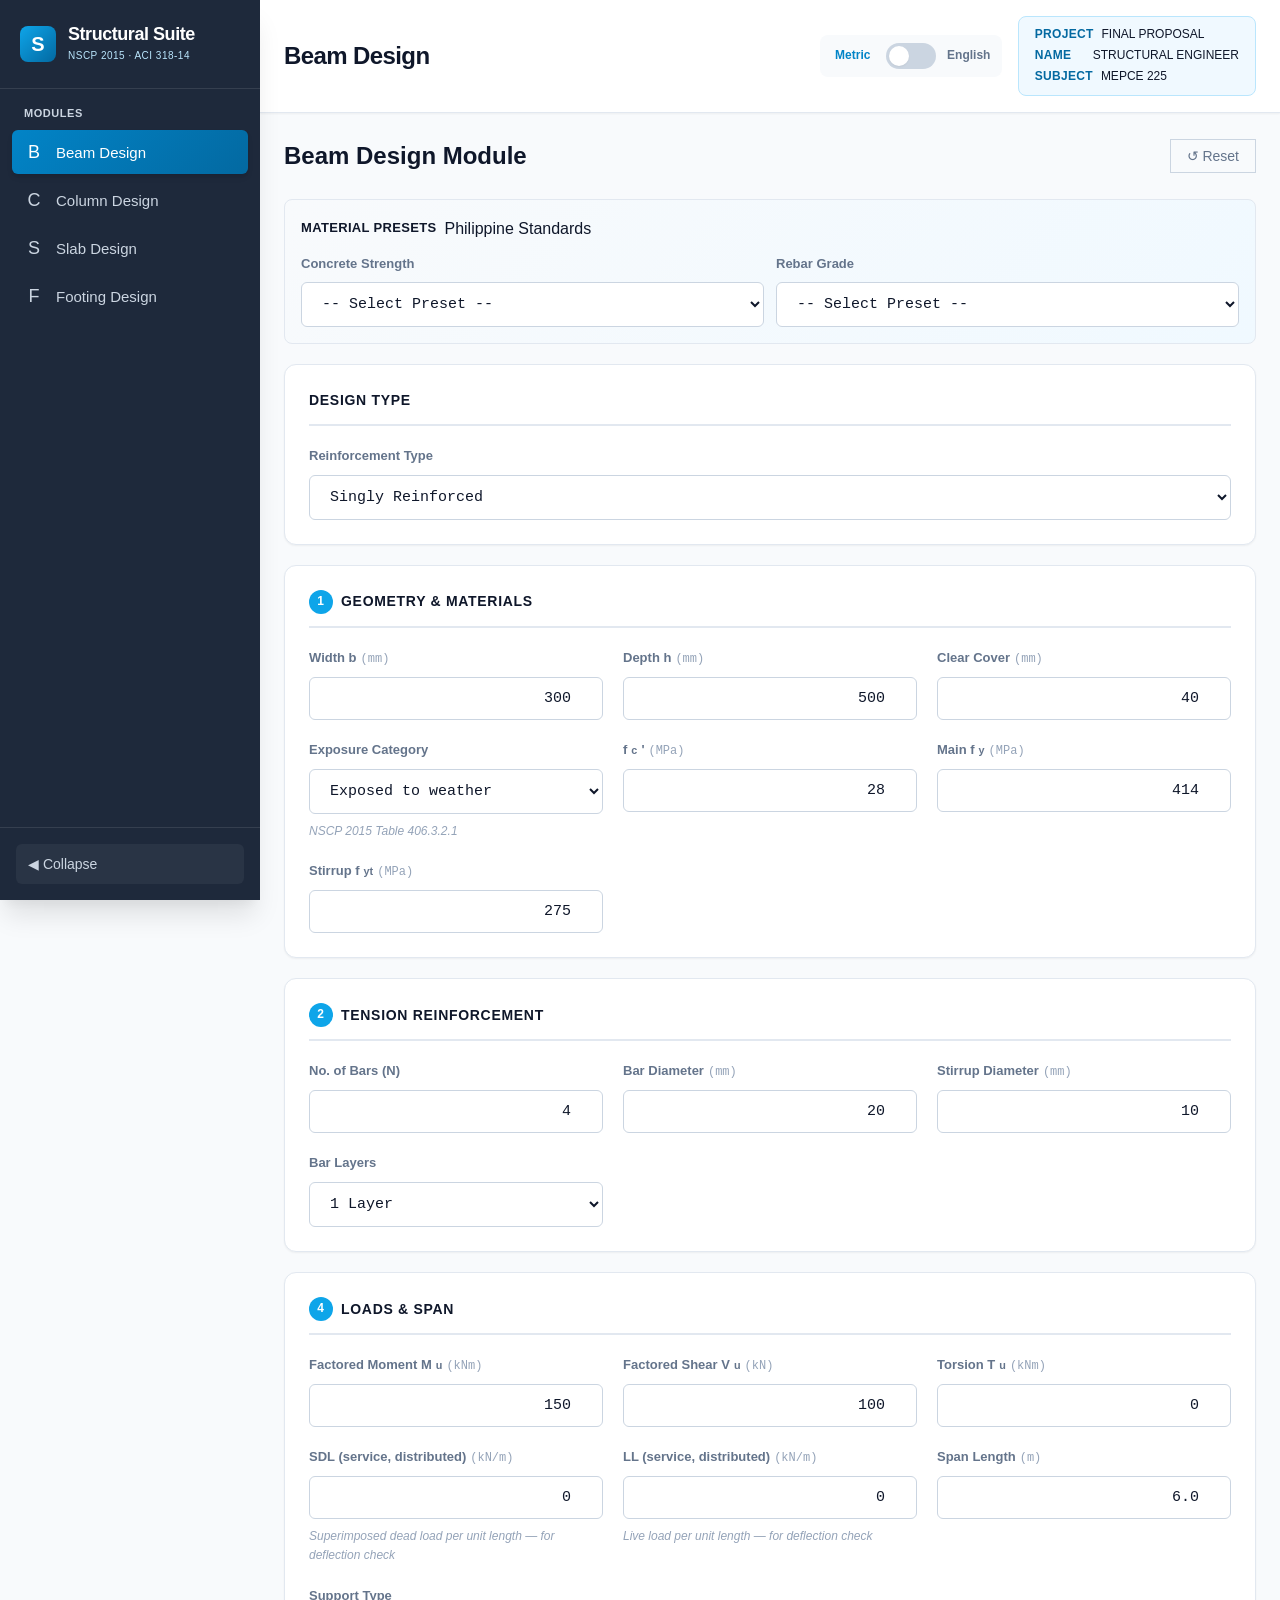
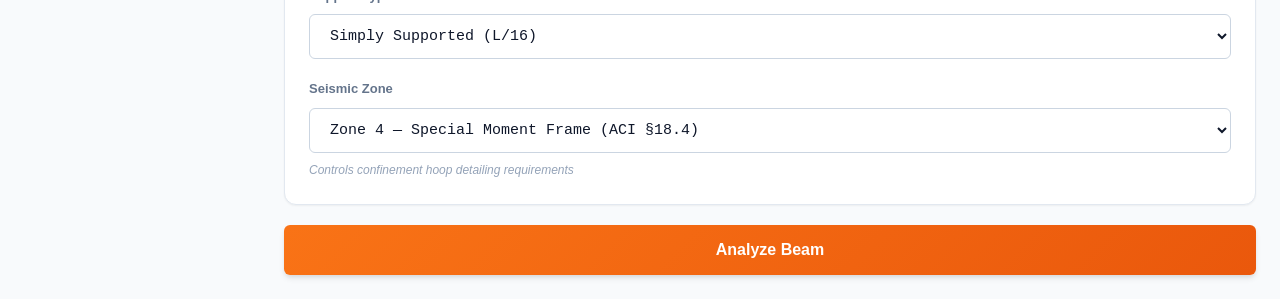
<file: index.html>
<!DOCTYPE html>
<html lang="en">
<head>
  <meta charset="UTF-8" />
  <meta name="viewport" content="width=device-width, initial-scale=1.0, maximum-scale=1.0, user-scalable=no" />
  <meta name="description" content="Structural Design Suite — Beam, Column, and Slab calculations per NSCP 2015 and ACI 318-14" />
  <title>Structural Design Suite | NSCP 2015</title>
  
  <!-- Google Fonts -->
  <link rel="preconnect" href="https://fonts.googleapis.com" crossorigin />
  <link rel="stylesheet" href="https://fonts.googleapis.com/css2?family=IBM+Plex+Mono:wght@400;600&family=IBM+Plex+Sans:wght@300;400;600;700&display=swap" />
  
  <!-- Stylesheet -->
  <link rel="stylesheet" href="css/styles.css" />
</head>

<body>

<!-- ============================================================
     DASHBOARD CONTAINER
     ============================================================ -->
<div class="dashboard-container">

  <!-- ============================================================
       SIDEBAR NAVIGATION
       ============================================================ -->
  <aside class="sidebar" id="sidebar">
    
    <!-- Brand Header -->
    <div class="sidebar-header">
      <div class="sidebar-brand">
        <div class="sidebar-brand-icon">S</div>
        <div class="sidebar-brand-text">
          <div class="sidebar-title">Structural Suite</div>
          <div class="sidebar-subtitle">NSCP 2015 · ACI 318-14</div>
        </div>
      </div>
    </div>

    <!-- Navigation -->
    <nav class="sidebar-nav">
      <div class="nav-section">
        <div class="nav-section-title">Modules</div>
        
        <button class="nav-item active" onclick="switchModule('beam', event)">
          <span class="nav-item-icon">B</span>
          <span class="nav-item-text">Beam Design</span>
        </button>
        
        <button class="nav-item" onclick="switchModule('column', event)">
          <span class="nav-item-icon">C</span>
          <span class="nav-item-text">Column Design</span>
        </button>
        
        <button class="nav-item" onclick="switchModule('slab', event)">
          <span class="nav-item-icon">S</span>
          <span class="nav-item-text">Slab Design</span>
        </button>

        <button class="nav-item" onclick="switchModule('footing', event)">
          <span class="nav-item-icon">F</span>
          <span class="nav-item-text">Footing Design</span>
        </button>
      </div>
    </nav>

    <!-- Footer -->
    <div class="sidebar-footer">
      <button class="sidebar-toggle" onclick="toggleSidebar()">
        <span class="sidebar-toggle-icon">◀</span>
        <span class="sidebar-toggle-text">Collapse</span>
      </button>
    </div>

  </aside>

  <!-- ============================================================
       MAIN CONTENT
       ============================================================ -->
  <div class="main-content">

    <!-- ============================================================
         PRINT-ONLY: FORMAL DOCUMENT TITLE BLOCK
         Hidden on screen — visible only when printing
         ============================================================ -->
    <div class="print-title-block">
      <div class="ptb-header">
        <div class="ptb-org">
          <div class="ptb-org-name">STRUCTURAL DESIGN COMPUTATION SHEET</div>
          <div class="ptb-org-sub">Prepared using Structural Design Suite · NSCP 2015 / ACI 318-14 / ASCE 7</div>
        </div>
        <div class="ptb-logo-box">S</div>
      </div>
      <div class="ptb-meta-grid">
        <div class="ptb-meta-row">
          <span class="ptb-meta-label">Project Title</span>
          <span class="ptb-meta-value" id="ptb-project">—</span>
        </div>
        <div class="ptb-meta-row">
          <span class="ptb-meta-label">Prepared By</span>
          <span class="ptb-meta-value" id="ptb-name">—</span>
        </div>
        <div class="ptb-meta-row">
          <span class="ptb-meta-label">Subject / Course</span>
          <span class="ptb-meta-value" id="ptb-subject">—</span>
        </div>
        <div class="ptb-meta-row">
          <span class="ptb-meta-label">Date</span>
          <span class="ptb-meta-value" id="ptb-date">—</span>
        </div>
        <div class="ptb-meta-row">
          <span class="ptb-meta-label">Design Standard</span>
          <span class="ptb-meta-value">NSCP 2015 (6th Ed.) · ACI 318-14 · ASCE 7-16</span>
        </div>
        <div class="ptb-meta-row">
          <span class="ptb-meta-label">Computation Type</span>
          <span class="ptb-meta-value" id="ptb-module">—</span>
        </div>
      </div>
      <div class="ptb-disclaimer">
        These computations are generated for engineering reference purposes. All results shall be verified
        by a licensed structural engineer prior to use in construction documents. The engineer of record
        bears full responsibility for the application and interpretation of these results.
      </div>
    </div>

    <!-- ============================================================
         PRINT-ONLY: DOCUMENT FOOTER (repeats on every page)
         ============================================================ -->
    <div class="print-footer-block">
      <div class="pfb-left">Structural Design Suite · NSCP 2015 / ACI 318-14</div>
      <div class="pfb-center" id="pfb-project-label">—</div>
      <div class="pfb-right">Page <span class="pfb-page"></span></div>
    </div>

    <!-- ============================================================
         PRINT-ONLY: ENGINEER SIGNATURE BLOCK
         ============================================================ -->
    <div class="print-signature-block" id="print-signature-block">
      <div class="psb-cell">
        <span class="psb-label">Prepared By</span>
        <div class="psb-line">Signature over Printed Name</div>
      </div>
      <div class="psb-cell">
        <span class="psb-label">Checked By</span>
        <div class="psb-line">Signature over Printed Name</div>
      </div>
      <div class="psb-cell">
        <span class="psb-label">Approved By / Engineer of Record</span>
        <div class="psb-line">PRC License No. &amp; Date</div>
      </div>
    </div>

    <!-- ============================================================
         TOPBAR
         ============================================================ -->
    <div class="topbar">
      
      <!-- Left: Page Title -->
      <div class="topbar-left">
        <h1 class="page-title" id="page-title">Beam Design</h1>
      </div>

      <!-- Right: Unit Toggle + Project Info -->
      <div class="topbar-right">

        <!-- Unit Toggle -->
        <div class="unit-toggle-container">
          <span class="unit-label active" id="label-metric">Metric</span>
          <div class="unit-toggle" id="unit-toggle" onclick="toggleUnits()">
            <div class="unit-toggle-slider"></div>
          </div>
          <span class="unit-label" id="label-english">English</span>
        </div>

        <!-- Project Info -->
        <div class="project-info">
          <div class="project-info-row">
            <span class="project-info-label">Project</span>
            <span class="project-info-value" id="display-project">…</span>
          </div>
          <div class="project-info-row">
            <span class="project-info-label">Name</span>
            <span class="project-info-value" id="display-name">…</span>
          </div>
          <div class="project-info-row">
            <span class="project-info-label">Subject</span>
            <span class="project-info-value" id="display-subject">…</span>
          </div>
        </div>

      </div>
    </div>

    <!-- ============================================================
         CONTENT AREA
         ============================================================ -->
    <div class="content-area">

      <!-- ==================== BEAM MODULE ==================== -->
      <section class="module active" id="beam">

        <!-- Module Header with Reset -->
        <div class="module-header">
          <h2>Beam Design Module</h2>
          <button class="btn-reset" onclick="resetModule('beam')" title="Reset all beam inputs to defaults">↺ Reset</button>
        </div>

        <!-- Material Presets -->
        <div class="preset-group">
          <div class="preset-header">
            <div class="preset-title">Material Presets</div>
            <div class="preset-subtitle">Philippine Standards</div>
          </div>
          <div class="preset-grid">
            <div class="form-group">
              <label class="form-label">Concrete Strength</label>
              <select class="form-select" id="concrete-preset-beam" onchange="applyConcretePreset('beam')">
                <option value="">-- Select Preset --</option>
                <option value="21">21 MPa (Standard)</option>
                <option value="28">28 MPa (Common)</option>
                <option value="35">35 MPa (High-Strength)</option>
              </select>
            </div>
            <div class="form-group">
              <label class="form-label">Rebar Grade</label>
              <select class="form-select" id="rebar-preset-beam" onchange="applyRebarPreset('beam')">
                <option value="">-- Select Preset --</option>
                <option value="230">Grade 33 (230 MPa)</option>
                <option value="275">Grade 40 (275 MPa)</option>
                <option value="414">Grade 60 (414 MPa)</option>
              </select>
            </div>
          </div>
        </div>

        <!-- Design Type Selector -->
        <div class="section-card">
          <div class="section-header">
            <div class="section-title">Design Type</div>
          </div>
          <div class="input-grid" style="grid-template-columns: 1fr;">
            <div class="form-group">
              <label class="form-label">Reinforcement Type</label>
              <select class="form-select" id="b_type" onchange="toggleBeamType()">
                <option value="singly">Singly Reinforced</option>
                <option value="doubly">Doubly Reinforced</option>
              </select>
            </div>
          </div>
        </div>

        <!-- Section 1: Geometry & Materials -->
        <div class="section-card">
          <div class="section-header">
            <div class="section-title">
              <span class="section-number">1</span>
              Geometry &amp; Materials
            </div>
          </div>
          <div class="input-grid">
            <div class="form-group">
              <label class="form-label">
                Width b
                <span class="field-unit" data-unit-type="length_mm">(mm)</span>
              </label>
              <input type="number" class="form-input" id="b_b" value="300" min="100">
            </div>
            <div class="form-group">
              <label class="form-label">
                Depth h
                <span class="field-unit" data-unit-type="length_mm">(mm)</span>
              </label>
              <input type="number" class="form-input" id="b_h" value="500" min="150">
            </div>
            <div class="form-group">
              <label class="form-label">
                Clear Cover
                <span class="field-unit" data-unit-type="length_mm">(mm)</span>
              </label>
              <input type="number" class="form-input" id="b_cc" value="40" min="20">
            </div>
            <div class="form-group">
              <label class="form-label">Exposure Category</label>
              <select class="form-select" id="b_exposure">
                <option value="interior">Interior (not exposed)</option>
                <option value="weather" selected>Exposed to weather</option>
                <option value="soil">In contact with soil</option>
              </select>
              <span class="field-hint">NSCP 2015 Table 406.3.2.1</span>
            </div>
            <div class="form-group">
              <label class="form-label">
                f<sub>c</sub>'
                <span class="field-unit" data-unit-type="stress">(MPa)</span>
              </label>
              <input type="number" class="form-input" id="b_fc" value="28" min="17">
            </div>
            <div class="form-group">
              <label class="form-label">
                Main f<sub>y</sub>
                <span class="field-unit" data-unit-type="stress">(MPa)</span>
              </label>
              <input type="number" class="form-input" id="b_fy" value="414" min="230">
            </div>
            <div class="form-group">
              <label class="form-label">
                Stirrup f<sub>yt</sub>
                <span class="field-unit" data-unit-type="stress">(MPa)</span>
              </label>
              <input type="number" class="form-input" id="b_fyt" value="275" min="230">
            </div>
          </div>
        </div>

        <!-- Section 2: Tension Reinforcement -->
        <div class="section-card">
          <div class="section-header">
            <div class="section-title">
              <span class="section-number">2</span>
              Tension Reinforcement
            </div>
          </div>
          <div class="input-grid">
            <div class="form-group">
              <label class="form-label">No. of Bars (N)</label>
              <input type="number" class="form-input" id="b_n" value="4" min="2">
            </div>
            <div class="form-group">
              <label class="form-label">
                Bar Diameter
                <span class="field-unit" data-unit-type="length_mm">(mm)</span>
              </label>
              <input type="number" class="form-input" id="b_db" value="20" min="10">
            </div>
            <div class="form-group">
              <label class="form-label">
                Stirrup Diameter
                <span class="field-unit" data-unit-type="length_mm">(mm)</span>
              </label>
              <input type="number" class="form-input" id="b_ds" value="10" min="8">
            </div>
            <div class="form-group">
              <label class="form-label">Bar Layers</label>
              <select class="form-select" id="b_layers">
                <option value="1">1 Layer</option>
                <option value="2">2 Layers</option>
              </select>
            </div>
          </div>
        </div>

        <!-- Section 3: Compression Reinforcement (Doubly) -->
        <div class="section-card" id="beam-comp-group" style="display:none;">
          <div class="section-header">
            <div class="section-title">
              <span class="section-number">3</span>
              Compression Reinforcement
            </div>
          </div>
          <div class="input-grid">
            <div class="form-group">
              <label class="form-label">Comp. Bars (N')</label>
              <input type="number" class="form-input" id="b_np" value="2" min="2">
            </div>
            <div class="form-group">
              <label class="form-label">
                Comp. Bar Ø
                <span class="field-unit" data-unit-type="length_mm">(mm)</span>
              </label>
              <input type="number" class="form-input" id="b_dbp" value="20" min="10">
            </div>
            <div class="form-group">
              <label class="form-label">
                Dist. to Top d'
                <span class="field-unit" data-unit-type="length_mm">(mm)</span>
              </label>
              <input type="number" class="form-input" id="b_dp" value="65" min="40">
            </div>
          </div>
        </div>

        <!-- Section 4: Loads & Span -->
        <div class="section-card">
          <div class="section-header">
            <div class="section-title">
              <span class="section-number">4</span>
              Loads &amp; Span
            </div>
          </div>
          <div class="input-grid">
            <div class="form-group">
              <label class="form-label">
                Factored Moment M<sub>u</sub>
                <span class="field-unit" data-unit-type="moment">(kNm)</span>
              </label>
              <input type="number" class="form-input" id="b_Mu" value="150" min="0">
            </div>
            <div class="form-group">
              <label class="form-label">
                Factored Shear V<sub>u</sub>
                <span class="field-unit" data-unit-type="force">(kN)</span>
              </label>
              <input type="number" class="form-input" id="b_Vu" value="100" min="0">
            </div>
            <div class="form-group">
              <label class="form-label">
                Torsion T<sub>u</sub>
                <span class="field-unit" data-unit-type="moment">(kNm)</span>
              </label>
              <input type="number" class="form-input" id="b_Tu" value="0" min="0">
            </div>
            <div class="form-group">
              <label class="form-label">
                SDL (service, distributed)
                <span class="field-unit" data-unit-type="force">(kN/m)</span>
              </label>
              <input type="number" class="form-input" id="b_wDL" value="0" min="0" step="0.5">
              <span class="field-hint">Superimposed dead load per unit length — for deflection check</span>
            </div>
            <div class="form-group">
              <label class="form-label">
                LL (service, distributed)
                <span class="field-unit" data-unit-type="force">(kN/m)</span>
              </label>
              <input type="number" class="form-input" id="b_wLL" value="0" min="0" step="0.5">
              <span class="field-hint">Live load per unit length — for deflection check</span>
            </div>
            <div class="form-group">
              <label class="form-label">
                Span Length
                <span class="field-unit" data-unit-type="length_m">(m)</span>
              </label>
              <input type="number" class="form-input" id="b_L" value="6.0" min="1" step="0.1">
            </div>
            <div class="form-group" style="grid-column: 1 / -1;">
              <label class="form-label">Support Type</label>
              <select class="form-select" id="b_supp">
                <option value="1">Simply Supported (L/16)</option>
                <option value="2">One End Continuous (L/18.5)</option>
                <option value="3">Both Ends Continuous (L/21)</option>
                <option value="4">Cantilever (L/8)</option>
              </select>
            </div>
            <div class="form-group" style="grid-column: 1 / -1;">
              <label class="form-label">Seismic Zone</label>
              <select class="form-select" id="b_seismic">
                <option value="zone4" selected>Zone 4 — Special Moment Frame (ACI §18.4)</option>
                <option value="standard">Standard / Non-Seismic (ACI §9.7.6)</option>
              </select>
              <span class="field-hint">Controls confinement hoop detailing requirements</span>
            </div>
          </div>
        </div>

        <!-- Calculate Button -->
        <button class="btn btn-primary btn-lg" onclick="calculateBeam()">
          Analyze Beam
        </button>

        <!-- Results Card -->
        <div id="beam-results" class="results-card" style="display:none;"></div>

      </section>

      <!-- ==================== COLUMN MODULE ==================== -->
      <section class="module" id="column">

        <!-- Module Header with Reset -->
        <div class="module-header">
          <h2>Column Design Module</h2>
          <button class="btn-reset" onclick="resetModule('column')" title="Reset all column inputs to defaults">↺ Reset</button>
        </div>

        <!-- Material Presets -->
        <div class="preset-group">
          <div class="preset-header">
            <div class="preset-title">Material Presets</div>
            <div class="preset-subtitle">Philippine Standards</div>
          </div>
          <div class="preset-grid">
            <div class="form-group">
              <label class="form-label">Concrete Strength</label>
              <select class="form-select" id="concrete-preset-column" onchange="applyConcretePreset('column')">
                <option value="">-- Select Preset --</option>
                <option value="21">21 MPa (Standard)</option>
                <option value="28">28 MPa (Common)</option>
                <option value="35">35 MPa (High-Strength)</option>
              </select>
            </div>
            <div class="form-group">
              <label class="form-label">Rebar Grade</label>
              <select class="form-select" id="rebar-preset-column" onchange="applyRebarPreset('column')">
                <option value="">-- Select Preset --</option>
                <option value="230">Grade 33 (230 MPa)</option>
                <option value="275">Grade 40 (275 MPa)</option>
                <option value="415">Grade 60 (415 MPa)</option>
              </select>
            </div>
          </div>
        </div>

        <!-- Section 1: Geometry -->
        <div class="section-card">
          <div class="section-header">
            <div class="section-title">
              <span class="section-number">1</span>
              Geometry
            </div>
          </div>
          <div class="input-grid">
            <div class="form-group">
              <label class="form-label">Shape</label>
              <select class="form-select" id="c_shape" onchange="toggleColInputs()">
                <option value="rect">Rectangular</option>
                <option value="circ">Circular</option>
              </select>
            </div>
            <div class="form-group" id="c_b_grp">
              <label class="form-label">
                Width b
                <span class="field-unit" data-unit-type="length_mm">(mm)</span>
              </label>
              <input type="number" class="form-input" id="c_b" value="400" min="200">
            </div>
            <div class="form-group" id="c_h_grp">
              <label class="form-label">
                Depth h
                <span class="field-unit" data-unit-type="length_mm">(mm)</span>
              </label>
              <input type="number" class="form-input" id="c_h" value="400" min="200">
            </div>
            <div class="form-group" id="c_D_grp" style="display:none;">
              <label class="form-label">
                Diameter D
                <span class="field-unit" data-unit-type="length_mm">(mm)</span>
              </label>
              <input type="number" class="form-input" id="c_D" value="400" min="200">
            </div>
            <div class="form-group">
              <label class="form-label">
                Clear Cover
                <span class="field-unit" data-unit-type="length_mm">(mm)</span>
              </label>
              <input type="number" class="form-input" id="c_cc" value="40" min="20">
            </div>
            <div class="form-group">
              <label class="form-label">Exposure Category</label>
              <select class="form-select" id="c_exposure">
                <option value="interior">Interior (not exposed)</option>
                <option value="weather" selected>Exposed to weather</option>
                <option value="soil">In contact with soil</option>
              </select>
              <span class="field-hint">NSCP 2015 Table 406.3.2.1</span>
            </div>
          </div>
        </div>

        <!-- Section 2: Materials & Reinforcement -->
        <div class="section-card">
          <div class="section-header">
            <div class="section-title">
              <span class="section-number">2</span>
              Materials &amp; Reinforcement
            </div>
          </div>
          <div class="input-grid">
            <div class="form-group">
              <label class="form-label">
                f<sub>c</sub>'
                <span class="field-unit" data-unit-type="stress">(MPa)</span>
              </label>
              <input type="number" class="form-input" id="c_fc" value="28" min="17">
            </div>
            <div class="form-group">
              <label class="form-label">
                f<sub>y</sub>
                <span class="field-unit" data-unit-type="stress">(MPa)</span>
              </label>
              <input type="number" class="form-input" id="c_fy" value="415" min="230">
            </div>
            <div class="form-group">
              <label class="form-label">Total Bars</label>
              <input type="number" class="form-input" id="c_nb" value="8" min="4">
            </div>
            <div class="form-group">
              <label class="form-label">
                Bar Diameter
                <span class="field-unit" data-unit-type="length_mm">(mm)</span>
              </label>
              <input type="number" class="form-input" id="c_db" value="20" min="12">
            </div>
            <div class="form-group">
              <label class="form-label">Tie Type</label>
              <select class="form-select" id="c_tie">
                <option value="tied">Tied</option>
                <option value="spiral">Spiral</option>
              </select>
            </div>
            <div class="form-group">
              <label class="form-label">
                Tie/Spiral Ø
                <span class="field-unit" data-unit-type="length_mm">(mm)</span>
              </label>
              <input type="number" class="form-input" id="c_dt" value="10" min="8">
            </div>
            <div class="form-group">
              <label class="form-label">
                Max Hoop Leg Spacing h<sub>x</sub>
                <span class="field-unit" data-unit-type="length_mm">(mm)</span>
              </label>
              <input type="number" class="form-input" id="c_hx" value="200" min="50" step="10">
              <span class="field-hint">Max c/c between hoop or crosstie legs — ACI §18.7.5.3(c)</span>
            </div>
          </div>
        </div>

        <!-- Section 3: Loads & Slenderness -->
        <div class="section-card">
          <div class="section-header">
            <div class="section-title">
              <span class="section-number">3</span>
              Loads &amp; Slenderness
            </div>
          </div>
          <div class="input-grid">
            <div class="form-group">
              <label class="form-label">
                Factored Axial P<sub>u</sub>
                <span class="field-unit" data-unit-type="force">(kN)</span>
              </label>
              <input type="number" class="form-input" id="c_Pu" value="1000" min="0">
            </div>
            <div class="form-group">
              <label class="form-label">
                Factored Moment M<sub>u</sub> (M<sub>2</sub>)
                <span class="field-unit" data-unit-type="moment">(kNm)</span>
              </label>
              <input type="number" class="form-input" id="c_M2" value="150" min="0">
              <span class="field-hint">Larger end moment — always positive</span>
            </div>
            <div class="form-group">
              <label class="form-label">
                Smaller End Moment M<sub>1</sub>
                <span class="field-unit" data-unit-type="moment">(kNm)</span>
              </label>
              <input type="number" class="form-input" id="c_M1" value="80" min="0">
              <span class="field-hint">Magnitude only — sign set by curvature below</span>
            </div>
            <div class="form-group">
              <label class="form-label">Curvature</label>
              <select class="form-select" id="c_curv">
                <option value="1" selected>Single curvature (M1/M2 positive)</option>
                <option value="-1">Double curvature (M1/M2 negative)</option>
              </select>
              <span class="field-hint">Double curvature → higher limit (braced frames) — ACI §6.2.5.1</span>
            </div>
            <div class="form-group">
              <label class="form-label">
                Unbraced Length L<sub>u</sub>
                <span class="field-unit" data-unit-type="length_m">(m)</span>
              </label>
              <input type="number" class="form-input" id="c_Lu" value="3.0" min="0.5" step="0.1">
            </div>
            <div class="form-group">
              <label class="form-label">Sway Frame?</label>
              <select class="form-select" id="c_sway">
                <option value="0">No (Non-Sway)</option>
                <option value="1">Yes (Sway)</option>
              </select>
            </div>
            <div class="form-group">
              <label class="form-label">
                Eff. Length Factor k
              </label>
              <input type="number" class="form-input" id="c_k" value="1.0" min="0.5" max="3.0" step="0.05">
              <span class="field-hint">1.0 non-sway (default) | ≥ 1.2 sway — ACI §6.6.4.3</span>
            </div>
            <div class="form-group">
              <label class="form-label">Seismic Zone</label>
              <select class="form-select" id="c_seismic">
                <option value="zone4" selected>Zone 4 — Special (ACI §18.7.5)</option>
                <option value="standard">Standard / Non-Seismic (ACI §25.7.2)</option>
              </select>
              <span class="field-hint">Controls confinement detailing requirements</span>
            </div>
            <div class="form-group">
              <label class="form-label">
                β<sub>dns</sub> (Sustained Load Ratio)
              </label>
              <input type="number" class="form-input" id="c_bdns" value="0.6" min="0" max="0.99" step="0.05">
              <span class="field-hint">Factored sustained axial load / total factored axial load — ACI §6.6.4.4.4</span>
            </div>
          </div>
        </div>

        <!-- Calculate Button -->
        <button class="btn btn-primary btn-lg" onclick="calculateColumn()">
          Analyze &amp; Plot P-M Curve
        </button>

        <!-- Results Card -->
        <div id="col-results" class="results-card" style="display:none;"></div>

      </section>

      <!-- ==================== SLAB MODULE ==================== -->
      <section class="module" id="slab">

        <!-- Module Header with Reset -->
        <div class="module-header">
          <h2>Slab Design Module</h2>
          <button class="btn-reset" onclick="resetModule('slab')" title="Reset all slab inputs to defaults">↺ Reset</button>
        </div>

        <!-- Material Presets -->
        <div class="preset-group">
          <div class="preset-header">
            <div class="preset-title">Material Presets</div>
            <div class="preset-subtitle">Philippine Standards</div>
          </div>
          <div class="preset-grid">
            <div class="form-group">
              <label class="form-label">Concrete Strength</label>
              <select class="form-select" id="concrete-preset-slab" onchange="applyConcretePreset('slab')">
                <option value="">-- Select Preset --</option>
                <option value="21">21 MPa (Standard)</option>
                <option value="28">28 MPa (Common)</option>
                <option value="35">35 MPa (High-Strength)</option>
              </select>
            </div>
            <div class="form-group">
              <label class="form-label">Rebar Grade</label>
              <select class="form-select" id="rebar-preset-slab" onchange="applyRebarPreset('slab')">
                <option value="">-- Select Preset --</option>
                <option value="230">Grade 33 (230 MPa)</option>
                <option value="275">Grade 40 (275 MPa)</option>
                <option value="414">Grade 60 (414 MPa)</option>
              </select>
            </div>
          </div>
        </div>

        <!-- Design Method Selector -->
        <div class="section-card">
          <div class="section-header">
            <div class="section-title">Design Method</div>
          </div>
          <div class="input-grid" style="grid-template-columns: 1fr;">
            <div class="form-group">
              <label class="form-label">Slab Type</label>
              <select class="form-select" id="s_mode" onchange="toggleSlabInputs()">
                <option value="1">One-Way Slab</option>
                <option value="2">Two-Way Flat Plate</option>
              </select>
            </div>
          </div>
        </div>

        <!-- Section 1: Materials & Loading -->
        <div class="section-card">
          <div class="section-header">
            <div class="section-title">
              <span class="section-number">1</span>
              Materials &amp; Loading
            </div>
          </div>
          <div class="input-grid">
            <div class="form-group">
              <label class="form-label">
                f<sub>c</sub>'
                <span class="field-unit" data-unit-type="stress">(MPa)</span>
              </label>
              <input type="number" class="form-input" id="s_fc" value="21" min="17">
            </div>
            <div class="form-group">
              <label class="form-label">
                f<sub>y</sub>
                <span class="field-unit" data-unit-type="stress">(MPa)</span>
              </label>
              <input type="number" class="form-input" id="s_fy" value="275" min="230">
            </div>
            <div class="form-group">
              <label class="form-label">
                Thickness h
                <span class="field-unit" data-unit-type="length_mm">(mm)</span>
              </label>
              <input type="number" class="form-input" id="s_h" value="125" min="75">
            </div>
            <div class="form-group">
              <label class="form-label">
                Bar Diameter
                <span class="field-unit" data-unit-type="length_mm">(mm)</span>
              </label>
              <input type="number" class="form-input" id="s_db" value="10" min="8">
            </div>
            <div class="form-group">
              <label class="form-label">Exposure Category</label>
              <select class="form-select" id="s_exposure">
                <option value="interior" selected>Interior (not exposed)</option>
                <option value="weather">Exposed to weather</option>
                <option value="soil">In contact with soil</option>
              </select>
              <span class="field-hint">NSCP 2015 Table 406.3.2.1</span>
            </div>
            <div class="form-group">
              <label class="form-label">
                SDL
                <span class="field-unit" data-unit-type="pressure">(kPa)</span>
              </label>
              <input type="number" class="form-input" id="s_DL" value="1.5" min="0" step="0.1">
            </div>
            <div class="form-group">
              <label class="form-label">
                Live Load LL
                <span class="field-unit" data-unit-type="pressure">(kPa)</span>
              </label>
              <input type="number" class="form-input" id="s_LL" value="1.9" min="0" step="0.1">
            </div>
          </div>
        </div>

        <!-- One-Way Slab Inputs -->
        <div id="slab-oneway">
          <div class="section-card">
            <div class="section-header">
              <div class="section-title">
                <span class="section-number">2</span>
                Span &amp; Support
              </div>
            </div>
            <div class="input-grid">
              <div class="form-group">
                <label class="form-label">
                  Span Length
                  <span class="field-unit" data-unit-type="length_m">(m)</span>
                </label>
                <input type="number" class="form-input" id="s_L" value="3.0" min="1" step="0.1">
              </div>
              <div class="form-group">
                <label class="form-label">Support Condition</label>
                <select class="form-select" id="s_supp">
                  <option value="ss">Simply Supported (L/20)</option>
                  <option value="oe" selected>One End Continuous (L/24)</option>
                  <option value="be">Both Ends Continuous (L/28)</option>
                  <option value="ca">Cantilever (L/10)</option>
                </select>
              </div>
            </div>
          </div>
        </div>

        <!-- Two-Way Slab Inputs -->
        <div id="slab-twoway" style="display:none;">
          <div class="section-card">
            <div class="section-header">
              <div class="section-title">
                <span class="section-number">2</span>
                Panel Geometry
              </div>
            </div>
            <div class="input-grid">
              <div class="form-group">
                <label class="form-label">
                  Short Span L<sub>x</sub>
                  <span class="field-unit" data-unit-type="length_m">(m)</span>
                </label>
                <input type="number" class="form-input" id="s_Lx" value="3.0" min="1" step="0.1">
              </div>
              <div class="form-group">
                <label class="form-label">
                  Long Span L<sub>y</sub>
                  <span class="field-unit" data-unit-type="length_m">(m)</span>
                </label>
                <input type="number" class="form-input" id="s_Ly" value="4.0" min="1" step="0.1">
              </div>
              <div class="form-group">
                <label class="form-label">
                  Column Dim. c<sub>1</sub>
                  <span class="field-unit" data-unit-type="length_mm">(mm)</span>
                </label>
                <input type="number" class="form-input" id="s_col_w" value="400" min="150" step="50">
              </div>
              <div class="form-group">
                <label class="form-label">
                  Column Dim. c<sub>2</sub>
                  <span class="field-unit" data-unit-type="length_mm">(mm)</span>
                </label>
                <input type="number" class="form-input" id="s_col_h" value="400" min="150" step="50">
                <span class="field-hint">Long dim. — same as c<sub>1</sub> for square column</span>
              </div>
              <div class="form-group">
                <label class="form-label">Column Position</label>
                <select class="form-select" id="s_col_pos">
                  <option value="40" selected>Interior (α<sub>s</sub> = 40)</option>
                  <option value="30">Edge (α<sub>s</sub> = 30)</option>
                  <option value="20">Corner (α<sub>s</sub> = 20)</option>
                </select>
                <span class="field-hint">Controls punching shear eq. (b) — ACI §22.6.5.2</span>
              </div>
              <div class="form-group">
                <label class="form-label">Edge Condition</label>
                <select class="form-select" id="s_edge_cond" onchange="updateSlabCoefficients()">
                  <option value="interior">Interior Panel</option>
                  <option value="one_edge">One Edge Discontinuous</option>
                  <option value="two_edge">Two Adjacent Edges Discont.</option>
                  <option value="corner">Corner Panel</option>
                </select>
              </div>
            </div>
          </div>

          <!-- ACI Coefficient Helper -->
          <div class="section-card">
            <div class="section-header">
              <div class="section-title">ACI 318-14 Table 8.10.3.1 Helper</div>
            </div>
            <div style="padding: var(--space-3) var(--space-4) var(--space-4);">
              <p style="font-size:0.8125rem;color:var(--slate-600);margin:0 0 var(--space-3);">
                Auto-populate moment coefficients based on aspect ratio <strong>β = Ly/Lx</strong> and edge condition.
              </p>
              <button type="button" class="btn-reset" onclick="loadACICoefficients()">
                Load from ACI Table 8.10.3.1
              </button>
            </div>
          </div>

          <div class="section-card">
            <div class="section-header">
              <div class="section-title">
                <span class="section-number">3</span>
                Moment Coefficients
              </div>
            </div>
            <div class="input-grid">
              <div class="form-group">
                <label class="form-label">Short Neg. (−) Coef.</label>
                <input type="number" class="form-input" id="s_cn_s" value="0.045" min="0" max="1" step="0.001">
                <span class="field-hint">Interior support</span>
              </div>
              <div class="form-group">
                <label class="form-label">Short Pos. (+) Coef.</label>
                <input type="number" class="form-input" id="s_cp_s" value="0.036" min="0" max="1" step="0.001">
                <span class="field-hint">Midspan</span>
              </div>
              <div class="form-group">
                <label class="form-label">Long Neg. (−) Coef.</label>
                <input type="number" class="form-input" id="s_cn_l" value="0.032" min="0" max="1" step="0.001">
                <span class="field-hint">Interior support</span>
              </div>
              <div class="form-group">
                <label class="form-label">Long Pos. (+) Coef.</label>
                <input type="number" class="form-input" id="s_cp_l" value="0.026" min="0" max="1" step="0.001">
                <span class="field-hint">Midspan</span>
              </div>
            </div>
          </div>
        </div>

        <!-- Calculate Button -->
        <button class="btn btn-primary btn-lg" onclick="calculateSlab()">
          Analyze Slab
        </button>

        <!-- Results Card -->
        <div id="slab-results" class="results-card" style="display:none;"></div>

      </section>

      <!-- ==================== FOOTING MODULE ==================== -->
      <section class="module" id="footing">

        <!-- Module Header with Reset -->
        <div class="module-header">
          <h2>Footing Design Module</h2>
          <button class="btn-reset" onclick="resetModule('footing')" title="Reset all footing inputs to defaults">↺ Reset</button>
        </div>

        <!-- Material Presets -->
        <div class="preset-group">
          <div class="preset-header">
            <div class="preset-title">Material Presets</div>
            <div class="preset-subtitle">Philippine Standards</div>
          </div>
          <div class="preset-grid">
            <div class="form-group">
              <label class="form-label">Concrete Strength</label>
              <select class="form-select" id="concrete-preset-footing" onchange="applyConcretePreset('footing')">
                <option value="">Select…</option>
                <option value="21">21 MPa (Standard)</option>
                <option value="28">28 MPa (Common)</option>
                <option value="35">35 MPa (High-Strength)</option>
              </select>
            </div>
            <div class="form-group">
              <label class="form-label">Rebar Grade</label>
              <select class="form-select" id="rebar-preset-footing" onchange="applyRebarPreset('footing')">
                <option value="">Select…</option>
                <option value="230">Grade 33 (230 MPa)</option>
                <option value="275">Grade 40 (275 MPa)</option>
                <option value="414">Grade 60 (414 MPa)</option>
              </select>
            </div>
          </div>
        </div>

        <!-- Section 1: Materials -->
        <div class="section-card">
          <div class="section-header">
            <div class="section-title">
              <span class="section-number">1</span>
              Materials
            </div>
          </div>
          <div class="input-grid">
            <div class="form-group">
              <label class="form-label">
                f<sub>c</sub>'
                <span class="field-unit" data-unit-type="stress">(MPa)</span>
              </label>
              <input type="number" class="form-input" id="f_fc" value="21" min="17">
            </div>
            <div class="form-group">
              <label class="form-label">
                f<sub>y</sub>
                <span class="field-unit" data-unit-type="stress">(MPa)</span>
              </label>
              <input type="number" class="form-input" id="f_fy" value="275" min="230">
            </div>
          </div>
        </div>

        <!-- Section 2: Column & Footing Geometry -->
        <div class="section-card">
          <div class="section-header">
            <div class="section-title">
              <span class="section-number">2</span>
              Geometry
            </div>
          </div>
          <div class="input-grid">
            <div class="form-group">
              <label class="form-label">
                Footing Width B
                <span class="field-unit" data-unit-type="length_mm">(mm)</span>
              </label>
              <input type="number" class="form-input" id="f_B" value="2000" min="500" step="50">
              <span class="field-hint">Short plan dimension</span>
            </div>
            <div class="form-group">
              <label class="form-label">
                Footing Length L
                <span class="field-unit" data-unit-type="length_mm">(mm)</span>
              </label>
              <input type="number" class="form-input" id="f_L" value="2000" min="500" step="50">
              <span class="field-hint">Long plan dimension (parallel to Mu)</span>
            </div>
            <div class="form-group">
              <label class="form-label">
                Footing Depth h
                <span class="field-unit" data-unit-type="length_mm">(mm)</span>
              </label>
              <input type="number" class="form-input" id="f_h" value="500" min="300" step="50">
            </div>
            <div class="form-group">
              <label class="form-label">
                Clear Cover
                <span class="field-unit" data-unit-type="length_mm">(mm)</span>
              </label>
              <input type="number" class="form-input" id="f_cc" value="75" min="75">
              <span class="field-hint">Min 75mm — soil contact face</span>
            </div>
            <div class="form-group">
              <label class="form-label">
                Bar Diameter
                <span class="field-unit" data-unit-type="length_mm">(mm)</span>
              </label>
              <input type="number" class="form-input" id="f_db" value="16" min="12">
            </div>
            <div class="form-group">
              <label class="form-label">
                Column Width c<sub>w</sub>
                <span class="field-unit" data-unit-type="length_mm">(mm)</span>
              </label>
              <input type="number" class="form-input" id="f_cw" value="400" min="200" step="50">
            </div>
            <div class="form-group">
              <label class="form-label">
                Column Length c<sub>l</sub>
                <span class="field-unit" data-unit-type="length_mm">(mm)</span>
              </label>
              <input type="number" class="form-input" id="f_cl" value="400" min="200" step="50">
            </div>
          </div>
        </div>

        <!-- Section 3: Loads & Soil -->
        <div class="section-card">
          <div class="section-header">
            <div class="section-title">
              <span class="section-number">3</span>
              Loads &amp; Soil
            </div>
          </div>
          <div class="input-grid">
            <div class="form-group">
              <label class="form-label">
                Factored Axial P<sub>u</sub>
                <span class="field-unit" data-unit-type="force">(kN)</span>
              </label>
              <input type="number" class="form-input" id="f_Pu" value="1200" min="0">
            </div>
            <div class="form-group">
              <label class="form-label">
                Factored Moment M<sub>u</sub>
                <span class="field-unit" data-unit-type="moment">(kNm)</span>
              </label>
              <input type="number" class="form-input" id="f_Mu" value="0" min="0">
              <span class="field-hint">About long axis — leave 0 for concentric</span>
            </div>
            <div class="form-group">
              <label class="form-label">
                Allowable Bearing q<sub>a</sub>
                <span class="field-unit" data-unit-type="pressure">(kPa)</span>
              </label>
              <input type="number" class="form-input" id="f_qa" value="150" min="50">
              <span class="field-hint">Net allowable soil bearing pressure</span>
            </div>
          </div>
        </div>

        <!-- Calculate Button -->
        <button class="btn btn-primary btn-lg" onclick="calculateFooting()">
          Analyze Footing
        </button>

        <!-- Results Card -->
        <div id="footing-results" class="results-card" style="display:none;"></div>

      </section>

    </div>
  </div>

</div>

<!-- ============================================================
     SCRIPTS
     ============================================================ -->
<script src="js/config.js"></script>
<script src="js/utils.js"></script>
<script src="js/canvas.js"></script>
<script src="js/beam.js"></script>
<script src="js/column.js"></script>
<script src="js/slab.js"></script>
<script src="js/footing.js"></script>
<script src="js/main.js"></script>

<script>
// Populate print title block from PROJECT_DETAILS and live module title
(function() {
  function pad(n) { return n < 10 ? '0' + n : n; }
  const now = new Date();
  const dateStr = now.getFullYear() + '-' + pad(now.getMonth()+1) + '-' + pad(now.getDate());

  document.getElementById('ptb-project').textContent  = PROJECT_DETAILS.project  || '—';
  document.getElementById('ptb-name').textContent     = PROJECT_DETAILS.name     || '—';
  document.getElementById('ptb-subject').textContent  = PROJECT_DETAILS.subject  || '—';
  document.getElementById('ptb-date').textContent     = dateStr;
  document.getElementById('pfb-project-label').textContent = PROJECT_DETAILS.project || '—';

  // Update module label when active module changes
  function updateModule() {
    const active = document.querySelector('.module.active');
    const label  = active ? active.id.charAt(0).toUpperCase() + active.id.slice(1) + ' Design' : '—';
    const el = document.getElementById('ptb-module');
    if (el) el.textContent = label + ' Analysis';
  }
  updateModule();
  document.querySelectorAll('.nav-item').forEach(function(btn) {
    btn.addEventListener('click', function() { setTimeout(updateModule, 50); });
  });
})();
</script>

</body>
</html>
</file>
<file: css/styles.css>
/**
 * STRUCTURAL DESIGN SUITE — MODERN DASHBOARD
 * Complete redesign with sidebar navigation, unit toggle, material presets
 * Color scheme: Professional Blue/Slate with warm accents
 * NSCP 2015 / ACI 318-14 · University of Mindanao
 */

/* ============================================================================
   1. DESIGN TOKENS & CSS VARIABLES
   ============================================================================ */

:root {
  /* Color Palette — Professional Blue/Slate */
  --primary-50:     #f0f9ff;
  --primary-100:    #e0f2fe;
  --primary-200:    #bae6fd;
  --primary-500:    #0ea5e9;
  --primary-600:    #0284c7;
  --primary-700:    #0369a1;
  --primary-800:    #075985;
  
  /* Slate — Sidebar & Dark Elements */
  --slate-50:       #f8fafc;
  --slate-100:      #f1f5f9;
  --slate-200:      #e2e8f0;
  --slate-300:      #cbd5e1;
  --slate-400:      #94a3b8;
  --slate-600:      #475569;
  --slate-700:      #334155;
  --slate-800:      #1e293b;
  --slate-900:      #0f172a;
  
  /* Warm Accent — Action Buttons */
  --orange-500:     #f97316;
  --orange-600:     #ea580c;
  --orange-700:     #c2410c;
  
  /* Semantic Colors */
  --success-50:     #f0fdf4;
  --success-500:    #22c55e;
  --success-600:    #16a34a;
  --success-700:    #15803d;
  
  --warning-50:     #fffbeb;
  --warning-500:    #f59e0b;
  --warning-600:    #d97706;
  
  --danger-50:      #fef2f2;
  --danger-500:     #ef4444;
  --danger-600:     #dc2626;
  
  --info-500:       #3b82f6;
  
  /* Backgrounds */
  --bg-app:         #f8fafc;
  --bg-card:        #ffffff;
  --bg-sidebar:     var(--slate-800);
  --bg-hover:       var(--slate-100);
  
  /* Text */
  --text-primary:   #0f172a;
  --text-secondary: #64748b;
  --text-muted:     #94a3b8;
  --text-inverse:   #ffffff;
  
  /* Borders */
  --border-light:   #e2e8f0;
  --border-medium:  #cbd5e1;
  
  /* Shadows */
  --shadow-sm:      0 1px 2px 0 rgba(0, 0, 0, 0.05);
  --shadow-md:      0 4px 6px -1px rgba(0, 0, 0, 0.1), 0 2px 4px -1px rgba(0, 0, 0, 0.06);
  --shadow-lg:      0 10px 15px -3px rgba(0, 0, 0, 0.1), 0 4px 6px -2px rgba(0, 0, 0, 0.05);
  --shadow-xl:      0 20px 25px -5px rgba(0, 0, 0, 0.1), 0 10px 10px -5px rgba(0, 0, 0, 0.04);
  
  /* Spacing */
  --space-1:        0.25rem;
  --space-2:        0.5rem;
  --space-3:        0.75rem;
  --space-4:        1rem;
  --space-5:        1.25rem;
  --space-6:        1.5rem;
  --space-8:        2rem;
  --space-10:       2.5rem;
  
  /* Typography */
  --font-sans:      -apple-system, BlinkMacSystemFont, 'Segoe UI', Roboto, 'Helvetica Neue', Arial, sans-serif;
  --font-mono:      'SF Mono', Monaco, 'Cascadia Code', 'Roboto Mono', Consolas, 'Courier New', monospace;
  
  /* Sidebar */
  --sidebar-width:  260px;
  --sidebar-width-collapsed: 70px;
  
  /* Border Radius */
  --radius-sm:      0.25rem;
  --radius-md:      0.375rem;
  --radius-lg:      0.5rem;
  --radius-xl:      0.75rem;
  
  /* Transitions */
  --transition-fast:   150ms cubic-bezier(0.4, 0, 0.2, 1);
  --transition-base:   200ms cubic-bezier(0.4, 0, 0.2, 1);
  --transition-slow:   300ms cubic-bezier(0.4, 0, 0.2, 1);
}

/* ============================================================================
   2. RESET & BASE STYLES
   ============================================================================ */

*, *::before, *::after {
  box-sizing: border-box;
  margin: 0;
  padding: 0;
}

html {
  font-size: 16px;
  scroll-behavior: smooth;
}

body {
  font-family: var(--font-sans);
  background: var(--bg-app);
  color: var(--text-primary);
  line-height: 1.6;
  -webkit-font-smoothing: antialiased;
  -moz-osx-font-smoothing: grayscale;
}

/* ============================================================================
   3. LAYOUT — DASHBOARD STRUCTURE
   ============================================================================ */

.dashboard-container {
  display: flex;
  min-height: 100vh;
}

/* Sidebar */
.sidebar {
  width: var(--sidebar-width);
  background: var(--bg-sidebar);
  color: var(--text-inverse);
  display: flex;
  flex-direction: column;
  position: fixed;
  top: 0;
  left: 0;
  height: 100vh;
  z-index: 1000;
  transition: width var(--transition-base);
  box-shadow: var(--shadow-xl);
}

.sidebar.collapsed {
  width: var(--sidebar-width-collapsed);
}

/* Sidebar Header */
.sidebar-header {
  padding: var(--space-6) var(--space-5);
  border-bottom: 1px solid rgba(255, 255, 255, 0.1);
}

.sidebar-brand {
  display: flex;
  align-items: center;
  gap: var(--space-3);
}

.sidebar-brand-icon {
  width: 36px;
  height: 36px;
  background: linear-gradient(135deg, var(--primary-500), var(--primary-700));
  border-radius: var(--radius-lg);
  display: flex;
  align-items: center;
  justify-content: center;
  font-weight: 700;
  font-size: 1.25rem;
  flex-shrink: 0;
}

.sidebar-brand-text {
  display: flex;
  flex-direction: column;
  transition: opacity var(--transition-base);
}

.sidebar.collapsed .sidebar-brand-text {
  opacity: 0;
  width: 0;
  overflow: hidden;
}

.sidebar-title {
  font-size: 1.125rem;
  font-weight: 700;
  letter-spacing: -0.025em;
  line-height: 1.2;
}

.sidebar-subtitle {
  font-size: 0.625rem;
  color: var(--primary-200);
  text-transform: uppercase;
  letter-spacing: 0.05em;
  margin-top: 0.125rem;
}

/* Sidebar Navigation */
.sidebar-nav {
  flex: 1;
  padding: var(--space-4) 0;
  overflow-y: auto;
}

.nav-section {
  padding: 0 var(--space-3);
  margin-bottom: var(--space-6);
}

.nav-section-title {
  font-size: 0.6875rem;
  font-weight: 600;
  text-transform: uppercase;
  letter-spacing: 0.05em;
  color: var(--slate-300);
  padding: 0 var(--space-3);
  margin-bottom: var(--space-2);
  transition: opacity var(--transition-base);
}

.sidebar.collapsed .nav-section-title {
  opacity: 0;
  height: 0;
  margin: 0;
  padding: 0;
}

.nav-item {
  display: flex;
  align-items: center;
  gap: var(--space-3);
  padding: var(--space-3) var(--space-3);
  color: var(--slate-300);
  text-decoration: none;
  border-radius: var(--radius-md);
  cursor: pointer;
  transition: all var(--transition-fast);
  margin-bottom: var(--space-1);
  border: none;
  background: none;
  width: 100%;
  font-size: 0.9375rem;
  text-align: left;
}

.nav-item:hover {
  background: rgba(255, 255, 255, 0.05);
  color: var(--text-inverse);
}

.nav-item.active {
  background: linear-gradient(135deg, var(--primary-600), var(--primary-700));
  color: var(--text-inverse);
  box-shadow: var(--shadow-md);
}

.nav-item-icon {
  width: 20px;
  height: 20px;
  display: flex;
  align-items: center;
  justify-content: center;
  flex-shrink: 0;
  font-size: 1.125rem;
}

.nav-item-text {
  flex: 1;
  transition: opacity var(--transition-base);
}

.sidebar.collapsed .nav-item-text {
  opacity: 0;
  width: 0;
  overflow: hidden;
}

/* Sidebar Footer */
.sidebar-footer {
  padding: var(--space-4);
  border-top: 1px solid rgba(255, 255, 255, 0.1);
}

.sidebar-toggle {
  width: 100%;
  padding: var(--space-3);
  background: rgba(255, 255, 255, 0.05);
  border: none;
  color: var(--slate-300);
  border-radius: var(--radius-md);
  cursor: pointer;
  transition: all var(--transition-fast);
  font-size: 0.875rem;
  text-align: left;
}

.sidebar-toggle:hover {
  background: rgba(255, 255, 255, 0.1);
  color: var(--text-inverse);
}

/* Add this right after .sidebar-toggle:hover */
.sidebar.collapsed .sidebar-toggle-text {
  opacity: 0;
  width: 0;
  overflow: hidden;
  white-space: nowrap;
}

/* Main Content Area */
.main-content {
  flex: 1;
  margin-left: var(--sidebar-width);
  transition: margin-left var(--transition-base);
  display: flex;
  flex-direction: column;
  min-height: 100vh;
}

.sidebar.collapsed + .main-content {
  margin-left: var(--sidebar-width-collapsed);
}

/* Top Bar */
.topbar {
  background: var(--bg-card);
  border-bottom: 1px solid var(--border-light);
  padding: var(--space-4) var(--space-6);
  display: flex;
  justify-content: space-between;
  align-items: center;
  position: sticky;
  top: 0;
  z-index: 100;
  box-shadow: var(--shadow-sm);
}

.topbar-left {
  display: flex;
  align-items: center;
  gap: var(--space-4);
}

.page-title {
  font-size: 1.5rem;
  font-weight: 700;
  color: var(--text-primary);
  letter-spacing: -0.025em;
}

.page-subtitle {
  font-size: 0.875rem;
  color: var(--text-secondary);
}

.topbar-right {
  display: flex;
  align-items: center;
  gap: var(--space-4);
}

/* Unit Toggle */
.unit-toggle-container {
  display: flex;
  align-items: center;
  gap: var(--space-2);
  background: var(--slate-50);
  padding: var(--space-2);
  border-radius: var(--radius-lg);
}

.unit-toggle-label {
  font-size: 0.75rem;
  font-weight: 600;
  color: var(--text-secondary);
  text-transform: uppercase;
  letter-spacing: 0.025em;
}

.unit-toggle {
  position: relative;
  width: 50px;
  height: 26px;
  background: var(--slate-300);
  border-radius: 13px;
  cursor: pointer;
  transition: background var(--transition-base);
}

.unit-toggle.active {
  background: var(--primary-500);
}

.unit-toggle-slider {
  position: absolute;
  top: 3px;
  left: 3px;
  width: 20px;
  height: 20px;
  background: white;
  border-radius: 50%;
  transition: transform var(--transition-base);
  box-shadow: var(--shadow-sm);
}

.unit-toggle.active .unit-toggle-slider {
  transform: translateX(24px);
}

.unit-label {
  font-size: 0.75rem;
  font-weight: 600;
  color: var(--text-secondary);
  min-width: 50px;
  text-align: center;
}

.unit-label.active {
  color: var(--primary-600);
}

/* Project Info Badge */
.project-info {
  background: var(--primary-50);
  border: 1px solid var(--primary-200);
  border-radius: var(--radius-lg);
  padding: var(--space-2) var(--space-4);
  display: flex;
  flex-direction: column;
  gap: 0.125rem;
}

.project-info-row {
  display: flex;
  align-items: baseline;
  gap: var(--space-2);
  font-size: 0.75rem;
}

.project-info-label {
  font-weight: 600;
  color: var(--primary-700);
  text-transform: uppercase;
  letter-spacing: 0.025em;
  min-width: 50px;
}

.project-info-value {
  color: var(--text-primary);
  font-weight: 500;
}

/* Content Area */
.content-area {
  flex: 1;
  padding: var(--space-6);
  max-width: 1600px;
  margin: 0 auto;
  width: 100%;
}

/* Module Container */
.module {
  display: none;
  animation: fadeInUp 0.3s ease-out;
}

.module.active {
  display: block;
}

/* Module Header */
.module-header {
  display: flex;
  justify-content: space-between;
  align-items: center;
  margin-bottom: var(--space-6);
}

.module-title {
  font-size: 1.25rem;
  font-weight: 700;
  color: var(--text-primary);
}

.module-actions {
  display: flex;
  gap: var(--space-3);
}

/* Section Cards */
.section-card {
  background: var(--bg-card);
  border: 1px solid var(--border-light);
  border-radius: var(--radius-xl);
  padding: var(--space-6);
  margin-bottom: var(--space-5);
  box-shadow: var(--shadow-sm);
  transition: box-shadow var(--transition-base);
}

.section-card:hover {
  box-shadow: var(--shadow-md);
}

.section-header {
  display: flex;
  justify-content: space-between;
  align-items: center;
  margin-bottom: var(--space-5);
  padding-bottom: var(--space-3);
  border-bottom: 2px solid var(--border-light);
}

.section-title {
  font-size: 0.875rem;
  font-weight: 700;
  color: var(--text-primary);
  text-transform: uppercase;
  letter-spacing: 0.05em;
  display: flex;
  align-items: center;
  gap: var(--space-2);
}

.section-number {
  display: inline-flex;
  align-items: center;
  justify-content: center;
  width: 24px;
  height: 24px;
  background: var(--primary-500);
  color: white;
  border-radius: 50%;
  font-size: 0.75rem;
  font-weight: 700;
}

/* ============================================================================
   4. FORM ELEMENTS
   ============================================================================ */

.input-grid {
  display: grid;
  grid-template-columns: repeat(auto-fit, minmax(220px, 1fr));
  gap: var(--space-5);
}

@media (min-width: 1600px) {
  .input-grid {
    grid-template-columns: repeat(4, 1fr);
  }
}

.form-group {
  display: flex;
  flex-direction: column;
  gap: var(--space-2);
}

.form-label {
  font-size: 0.8125rem;
  font-weight: 600;
  color: var(--text-secondary);
  display: flex;
  align-items: baseline;
  gap: var(--space-1);
}

.field-unit {
  font-size: 0.75rem;
  font-weight: 400;
  color: var(--text-muted);
  font-family: var(--font-mono);
}

.form-input,
.form-select {
  padding: var(--space-3) var(--space-4);
  border: 1.5px solid var(--border-medium);
  border-radius: var(--radius-md);
  font-size: 0.9375rem;
  font-family: var(--font-mono);
  color: var(--text-primary);
  background: var(--bg-card);
  transition: all var(--transition-fast);
}

.form-input:focus,
.form-select:focus {
  outline: none;
  border-color: var(--primary-500);
  box-shadow: 0 0 0 3px rgba(14, 165, 233, 0.1);
}

.form-input:hover,
.form-select:hover {
  border-color: var(--slate-400);
}

.form-input[type="number"] {
  text-align: right;
}

/* Input Error State */
.form-input.error,
.form-select.error {
  border-color: var(--danger-500);
}

.field-error {
  font-size: 0.75rem;
  color: var(--danger-600);
  margin-top: var(--space-1);
}

.field-hint {
  font-size: 0.75rem;
  color: var(--text-muted);
  font-style: italic;
}

/* Material Preset Dropdowns */
.preset-group {
  background: linear-gradient(135deg, var(--slate-50), var(--primary-50));
  border: 1px solid var(--border-light);
  border-radius: var(--radius-lg);
  padding: var(--space-4);
  margin-bottom: var(--space-5);
}

.preset-header {
  display: flex;
  align-items: center;
  gap: var(--space-2);
  margin-bottom: var(--space-3);
}

.preset-title {
  font-size: 0.8125rem;
  font-weight: 600;
  color: var(--text-primary);
  text-transform: uppercase;
  letter-spacing: 0.025em;
}

.preset-grid {
  display: grid;
  grid-template-columns: repeat(auto-fit, minmax(200px, 1fr));
  gap: var(--space-3);
}

/* ============================================================================
   5. BUTTONS
   ============================================================================ */

.btn {
  padding: var(--space-3) var(--space-5);
  border: none;
  border-radius: var(--radius-md);
  font-size: 0.9375rem;
  font-weight: 600;
  cursor: pointer;
  transition: all var(--transition-fast);
  display: inline-flex;
  align-items: center;
  gap: var(--space-2);
  justify-content: center;
  text-decoration: none;
  font-family: var(--font-sans);
}

.btn-primary {
  background: linear-gradient(135deg, var(--orange-500), var(--orange-600));
  color: white;
  box-shadow: var(--shadow-md);
}

.btn-primary:hover {
  background: linear-gradient(135deg, var(--orange-600), var(--orange-700));
  box-shadow: var(--shadow-lg);
  transform: translateY(-1px);
}

.btn-primary:active {
  transform: translateY(0);
}

.btn-secondary {
  background: var(--slate-100);
  color: var(--text-primary);
  border: 1px solid var(--border-medium);
}

.btn-secondary:hover {
  background: var(--slate-200);
}

.btn-reset {
  background: transparent;
  color: var(--text-secondary);
  border: 1px solid var(--border-medium);
  padding: var(--space-2) var(--space-4);
  font-size: 0.875rem;
}

.btn-reset:hover {
  background: var(--slate-50);
  color: var(--text-primary);
  border-color: var(--slate-400);
}

.btn-lg {
  padding: var(--space-4) var(--space-8);
  font-size: 1rem;
  width: 100%;
}

/* ============================================================================
   6. RESULTS & OUTPUT
   ============================================================================ */

.results-card {
  background: var(--bg-card);
  border: 1px solid var(--border-light);
  border-radius: var(--radius-xl);
  overflow: hidden;
  box-shadow: var(--shadow-lg);
  margin-top: var(--space-6);
  display: none;
}

.results-card.show {
  display: block;
  animation: slideIn 0.3s ease-out;
}

.results-header {
  background: linear-gradient(135deg, var(--slate-800), var(--slate-900));
  color: white;
  padding: var(--space-5) var(--space-6);
  display: flex;
  justify-content: space-between;
  align-items: center;
}

.results-title {
  font-size: 1rem;
  font-weight: 700;
  text-transform: uppercase;
  letter-spacing: 0.025em;
}

.btn-print {
  background: rgba(255, 255, 255, 0.1);
  color: white;
  border: 1px solid rgba(255, 255, 255, 0.2);
  padding: var(--space-2) var(--space-4);
  font-size: 0.875rem;
}

.btn-print:hover {
  background: rgba(255, 255, 255, 0.2);
}

.results-body {
  padding: var(--space-6);
}

.result-section {
  margin-bottom: var(--space-6);
}

.result-section-title {
  font-size: 0.75rem;
  font-weight: 700;
  color: var(--text-secondary);
  text-transform: uppercase;
  letter-spacing: 0.05em;
  margin-bottom: var(--space-4);
  padding-bottom: var(--space-2);
  border-bottom: 1px solid var(--border-light);
}

.result-row {
  display: flex;
  justify-content: space-between;
  align-items: center;
  padding: var(--space-3) 0;
  border-bottom: 1px solid var(--slate-100);
}

.result-row:last-child {
  border-bottom: none;
}

.result-label {
  font-size: 0.875rem;
  color: var(--text-secondary);
  font-weight: 500;
}

.result-value {
  font-size: 0.9375rem;
  font-family: var(--font-mono);
  color: var(--text-primary);
  font-weight: 600;
  display: flex;
  align-items: center;
  gap: var(--space-2);
}

/* Status Tags */
.tag {
  padding: 0.25rem 0.625rem;
  border-radius: var(--radius-md);
  font-size: 0.75rem;
  font-weight: 700;
  text-transform: uppercase;
  letter-spacing: 0.025em;
}

.tag-pass {
  background: var(--success-50);
  color: var(--success-700);
  border: 1px solid var(--success-500);
}

.tag-fail {
  background: var(--danger-50);
  color: var(--danger-700);
  border: 1px solid var(--danger-500);
}

.tag-warn {
  background: var(--warning-50);
  color: var(--warning-700);
  border: 1px solid var(--warning-500);
}

.tag-info {
  background: var(--primary-50);
  color: var(--primary-700);
  border: 1px solid var(--primary-500);
}

/* Progress Bars */
.progress-container {
  margin: var(--space-4) 0;
}

.progress-header {
  display: flex;
  justify-content: space-between;
  margin-bottom: var(--space-2);
  font-size: 0.875rem;
}

.progress-bar-bg {
  width: 100%;
  height: 12px;
  background: var(--slate-100);
  border-radius: var(--radius-md);
  overflow: hidden;
}

.progress-bar-fill {
  height: 100%;
  border-radius: var(--radius-md);
  transition: width 0.5s ease-out;
}

/* Tables */
.table-wrapper {
  overflow-x: auto;
  border: 1px solid var(--border-light);
  border-radius: var(--radius-lg);
  margin-top: var(--space-4);
}

table {
  width: 100%;
  border-collapse: collapse;
  font-size: 0.875rem;
}

th {
  background: var(--slate-50);
  color: var(--text-primary);
  font-weight: 600;
  padding: var(--space-3) var(--space-4);
  text-align: left;
  border-bottom: 2px solid var(--border-medium);
  font-size: 0.8125rem;
  text-transform: uppercase;
  letter-spacing: 0.025em;
}

td {
  padding: var(--space-3) var(--space-4);
  border-bottom: 1px solid var(--border-light);
  font-family: var(--font-mono);
}

tr:last-child td {
  border-bottom: none;
}

tr:hover td {
  background: var(--slate-50);
}

/* Chart Cards */
.chart-card {
  background: var(--slate-50);
  border: 1px solid var(--border-light);
  border-radius: var(--radius-lg);
  padding: var(--space-4);
  margin: var(--space-4) 0;
}

.chart-title {
  font-size: 0.75rem;
  font-weight: 700;
  text-transform: uppercase;
  letter-spacing: 0.05em;
  color: var(--text-secondary);
  margin-bottom: var(--space-3);
}

canvas {
  max-width: 100%;
  height: auto;
  border-radius: var(--radius-md);
  background: white;
}

/* ============================================================================
   7. RESPONSIVE
   ============================================================================ */

@media (max-width: 1024px) {
  .sidebar {
    width: var(--sidebar-width-collapsed);
  }
  
  .sidebar-brand-text,
  .nav-item-text,
  .nav-section-title {
    opacity: 0;
    width: 0;
    overflow: hidden;
  }
  
  .main-content {
    margin-left: var(--sidebar-width-collapsed);
  }
  
  .project-info {
    display: none;
  }
}

@media (max-width: 768px) {
  .sidebar {
    transform: translateX(-100%);
    width: var(--sidebar-width);
  }
  
  .sidebar.mobile-open {
    transform: translateX(0);
  }
  
  .main-content {
    margin-left: 0;
  }
  
  .topbar {
    padding: var(--space-3) var(--space-4);
  }
  
  .page-title {
    font-size: 1.25rem;
  }
  
  .content-area {
    padding: var(--space-4);
  }
  
  .input-grid {
    grid-template-columns: 1fr;
  }
  
  .unit-toggle-container {
    flex-direction: column;
    align-items: stretch;
  }
}

/* ============================================================================
   8. ANIMATIONS
   ============================================================================ */

@keyframes fadeInUp {
  from {
    opacity: 0;
    transform: translateY(10px);
  }
  to {
    opacity: 1;
    transform: translateY(0);
  }
}

@keyframes slideIn {
  from {
    opacity: 0;
    transform: translateY(-10px);
  }
  to {
    opacity: 1;
    transform: translateY(0);
  }
}

/* ============================================================================
   9. PRINT STYLES
   ============================================================================ */


/* =============================================================================
   MODERN RESULT STYLES
   ============================================================================= */

/* Modern Result Header */
.modern-result-header {
  background: linear-gradient(135deg, var(--primary-500) 0%, var(--primary-600) 100%);
  padding: 1.5rem 2rem;
  border-radius: 12px 12px 0 0;
  display: flex;
  align-items: center;
  justify-content: space-between;
  box-shadow: 0 2px 8px rgba(14, 165, 233, 0.15);
}

.modern-result-header-content {
  display: flex;
  align-items: center;
  gap: 1rem;
}

.modern-result-title {
  color: white;
}

.modern-result-main-title {
  font-size: 1.5rem;
  font-weight: 700;
  letter-spacing: -0.02em;
  margin-bottom: 0.25rem;
}

.modern-result-subtitle {
  font-size: 0.875rem;
  opacity: 0.9;
  font-weight: 400;
}

.btn-print-modern {
  background: rgba(255, 255, 255, 0.15);
  color: white;
  border: 1px solid rgba(255, 255, 255, 0.3);
  padding: 0.625rem 1.25rem;
  border-radius: 8px;
  cursor: pointer;
  font-family: var(--font-sans);
  font-weight: 600;
  font-size: 0.875rem;
  display: flex;
  align-items: center;
  gap: 0.5rem;
  transition: all 0.2s ease;
}

.btn-print-modern:hover {
  background: rgba(255, 255, 255, 0.25);
  border-color: rgba(255, 255, 255, 0.5);
  transform: translateY(-1px);
}

.print-icon {
  font-size: 1.125rem;
}

/* Modern Result Body */
.modern-result-body {
  background: white;
  padding: 2rem;
  border-radius: 0 0 12px 12px;
  display: flex;
  flex-direction: column;
  gap: 1.5rem;
}

/* Modern Chart Cards */
.modern-chart-card {
  background: white;
  border: 1px solid var(--slate-200);
  border-radius: 12px;
  overflow: hidden;
  box-shadow: 0 1px 3px rgba(0, 0, 0, 0.05);
  transition: box-shadow 0.2s ease;
}

.modern-chart-card:hover {
  box-shadow: 0 4px 12px rgba(0, 0, 0, 0.08);
}

.modern-chart-header {
  background: linear-gradient(to bottom, #f8fafc, #f1f5f9);
  padding: 1rem 1.5rem;
  border-bottom: 1px solid var(--slate-200);
  display: flex;
  align-items: center;
  gap: 0.75rem;
}

.chart-header-title {
  font-weight: 600;
  font-size: 0.875rem;
  text-transform: uppercase;
  letter-spacing: 0.05em;
  color: var(--slate-700);
}

.modern-chart-content {
  padding: 1.5rem;
  display: flex;
  justify-content: center;
  align-items: center;
  background: white;
}

.modern-chart-legend {
  padding: 1rem 1.5rem;
  border-top: 1px solid var(--slate-200);
  background: #fafafa;
  display: flex;
  gap: 1.5rem;
  flex-wrap: wrap;
}

.legend-item {
  display: flex;
  align-items: center;
  gap: 0.5rem;
  font-size: 0.8125rem;
  color: var(--slate-600);
}

.legend-dot {
  width: 12px;
  height: 12px;
  border-radius: 50%;
  flex-shrink: 0;
}

.legend-text {
  font-weight: 500;
}

/* Charts Row (for column with 2 charts) */
.modern-charts-row {
  display: grid;
  grid-template-columns: 1fr 1fr;
  gap: 1.5rem;
  margin-bottom: 0.5rem;
}

@media (max-width: 1024px) {
  .modern-charts-row {
    grid-template-columns: 1fr;
  }
}

/* Modern Section */
.modern-section {
  background: white;
  border: 1px solid var(--slate-200);
  border-radius: 10px;
  overflow: hidden;
}

/* Modern Section Divider */
.modern-section-divider {
  background: linear-gradient(to right, #f8fafc, #ffffff);
  padding: 0.875rem 1.5rem;
  border-left: 4px solid var(--primary-500);
  border-bottom: 1px solid var(--slate-200);
  display: flex;
  align-items: center;
  gap: 0.75rem;
  flex-wrap: wrap;
}

.section-divider-title {
  font-weight: 600;
  font-size: 0.9375rem;
  color: var(--slate-800);
  letter-spacing: -0.01em;
  flex-grow: 1;
}

.section-divider-code {
  font-family: var(--font-mono);
  font-size: 0.75rem;
  color: var(--slate-500);
  background: var(--slate-100);
  padding: 0.25rem 0.625rem;
  border-radius: 4px;
  font-weight: 500;
}

/* Modern Results Grid */
.modern-results-grid {
  padding: 1.25rem 1.5rem;
  display: flex;
  flex-direction: column;
  gap: 0.125rem;
  background: white;
}

/* Result Rows (striped) */
.modern-results-grid .result-row {
  padding: 0.75rem 1rem;
  background: white;
  border-radius: 6px;
  transition: background-color 0.15s ease;
}

.modern-results-grid .result-row:nth-child(even) {
  background: #fafbfc;
}

.modern-results-grid .result-row:hover {
  background: #f1f5f9;
}

/* Progress Row Enhancements */
.modern-results-grid .progress-row {
  background: #f8fafc;
  border: 1px solid var(--slate-200);
  border-radius: 8px;
  padding: 1rem 1.25rem;
  margin: 0.5rem 0;
}

.modern-results-grid .progress-row:hover {
  background: #f1f5f9;
  border-color: var(--primary-300);
}

/* Enhanced Tags */
.modern-results-grid .tag {
  padding: 0.25rem 0.625rem;
  border-radius: 12px;
  font-weight: 600;
  font-size: 0.75rem;
  letter-spacing: 0.03em;
}

.modern-results-grid .tag.pass {
  background: #dcfce7;
  color: #166534;
  border: 1px solid #bbf7d0;
}

.modern-results-grid .tag.fail {
  background: #fee2e2;
  color: #991b1b;
  border: 1px solid #fecaca;
}

.modern-results-grid .tag.warn {
  background: #fef3c7;
  color: #92400e;
  border: 1px solid #fde68a;
}

/* Rebar Table in Modern Section */
.modern-section .rebar-table {
  margin: 0;
  border-radius: 0;
}

.modern-section .rebar-table thead {
  background: linear-gradient(to bottom, #f8fafc, #f1f5f9);
}

.modern-section .rebar-table thead th {
  color: var(--slate-700);
  font-weight: 600;
  text-transform: uppercase;
  font-size: 0.75rem;
  letter-spacing: 0.05em;
  padding: 0.875rem 1rem;
}

.modern-section .rebar-table tbody tr {
  border-bottom: 1px solid var(--slate-200);
}

.modern-section .rebar-table tbody tr:nth-child(even) {
  background: #fafbfc;
}

.modern-section .rebar-table tbody tr:hover {
  background: #f1f5f9;
}

.modern-section .rebar-table tbody td {
  padding: 0.75rem 1rem;
  font-size: 0.875rem;
}



/* Mobile Responsive */
@media (max-width: 768px) {
  .modern-result-header {
    padding: 1.25rem 1.5rem;
    flex-direction: column;
    align-items: flex-start;
    gap: 1rem;
  }
  
  .modern-result-main-title {
    font-size: 1.25rem;
  }
  
  .modern-result-body {
    padding: 1.5rem 1rem;
  }
  
  .modern-chart-header {
    padding: 0.875rem 1rem;
  }
  
  .modern-section-divider {
    padding: 0.75rem 1rem;
  }
  
  .modern-results-grid {
    padding: 1rem;
  }
}

/* =============================================================================
   PRINT TITLE BLOCK & FOOTER — Screen: hidden  |  Print: visible
   ============================================================================= */

.print-title-block,
.print-footer-block,
.print-signature-block {
  display: none;
}

/* =============================================================================
   PROFESSIONAL PRINT STYLESHEET
   Engineering Computation Sheet — A4 / Letter
   ============================================================================= */

@media print {

  /* ------------------------------------------------------------------
     1. PAGE SETUP
     ------------------------------------------------------------------ */
  @page {
    size: A4 portrait;
    margin: 18mm 16mm 22mm 16mm;

    @bottom-center {
      content: "STRUCTURAL DESIGN COMPUTATION SHEET — NSCP 2015 / ACI 318-14";
      font-family: "IBM Plex Sans", Arial, sans-serif;
      font-size: 7pt;
      color: #6b7280;
      border-top: 0.5pt solid #d1d5db;
      padding-top: 4pt;
    }
  }

  @page :first {
    margin-top: 14mm;
  }

  /* ------------------------------------------------------------------
     2. BASE RESET
     ------------------------------------------------------------------ */
  *,
  *::before,
  *::after {
    -webkit-print-color-adjust: exact !important;
    print-color-adjust: exact !important;
    box-shadow: none !important;
    text-shadow: none !important;
    transition: none !important;
    animation: none !important;
  }

  html, body {
    font-family: "IBM Plex Sans", Arial, Helvetica, sans-serif;
    font-size: 9.5pt;
    line-height: 1.45;
    color: #1a1a1a;
    background: #ffffff;
  }

  /* ------------------------------------------------------------------
     3. HIDE ALL INTERACTIVE / SCREEN-ONLY ELEMENTS
     ------------------------------------------------------------------ */
  .sidebar,
  .topbar,
  .module-header,
  .section-card,
  .btn,
  .btn-primary,
  .btn-reset,
  .btn-print-modern,
  .preset-group,
  .unit-toggle-container,
  .nav-item,
  .field-hint,
  .field-error,
  .input-grid,
  .form-group,
  .form-label,
  .form-input,
  .form-select,
  .sidebar-footer,
  .sidebar-header,
  .sidebar-nav {
    display: none !important;
  }

  /* ------------------------------------------------------------------
     4. LAYOUT — Full-width single column
     ------------------------------------------------------------------ */
  .dashboard-container {
    display: block !important;
    width: 100% !important;
  }

  .main-content {
    display: block !important;
    width: 100% !important;
    margin: 0 !important;
    padding: 0 !important;
    background: #ffffff !important;
  }

  .content-area {
    padding: 0 !important;
    margin: 0 !important;
    max-width: 100% !important;
    background: #ffffff !important;
  }

  .module {
    display: none !important;
  }

  .module.active {
    display: block !important;
  }

  .results-card {
    display: block !important;
    border: none !important;
    border-radius: 0 !important;
    padding: 0 !important;
    margin: 0 !important;
    background: #ffffff !important;
  }

  /* ------------------------------------------------------------------
     5. PRINT TITLE BLOCK
     ------------------------------------------------------------------ */
  .print-title-block {
    display: block !important;
    border: 1.5pt solid #1a1a1a;
    border-radius: 0;
    margin-bottom: 14pt;
    page-break-after: avoid;
    break-after: avoid;
    font-family: "IBM Plex Sans", Arial, sans-serif;
  }

  .ptb-header {
    display: flex;
    align-items: center;
    justify-content: space-between;
    padding: 8pt 10pt;
    background: #1e3a5f;
    border-bottom: 1pt solid #1a1a1a;
  }

  .ptb-org-name {
    font-size: 11pt;
    font-weight: 700;
    color: #ffffff;
    letter-spacing: 0.04em;
    text-transform: uppercase;
  }

  .ptb-org-sub {
    font-size: 7.5pt;
    color: #93c5fd;
    margin-top: 2pt;
    letter-spacing: 0.01em;
  }

  .ptb-logo-box {
    width: 30pt;
    height: 30pt;
    background: #ffffff;
    color: #1e3a5f;
    font-size: 16pt;
    font-weight: 800;
    display: flex;
    align-items: center;
    justify-content: center;
    border-radius: 4pt;
    flex-shrink: 0;
  }

  .ptb-meta-grid {
    display: grid;
    grid-template-columns: 1fr 1fr;
    border-bottom: 0.5pt solid #d1d5db;
  }

  .ptb-meta-row {
    display: flex;
    padding: 4pt 10pt;
    border-bottom: 0.5pt solid #e5e7eb;
    border-right: 0.5pt solid #e5e7eb;
    align-items: baseline;
    gap: 6pt;
  }

  .ptb-meta-row:nth-child(even) {
    border-right: none;
  }

  .ptb-meta-label {
    font-size: 7.5pt;
    font-weight: 600;
    color: #6b7280;
    text-transform: uppercase;
    letter-spacing: 0.05em;
    min-width: 80pt;
    flex-shrink: 0;
  }

  .ptb-meta-value {
    font-size: 9pt;
    font-weight: 500;
    color: #111827;
  }

  .ptb-disclaimer {
    padding: 5pt 10pt;
    font-size: 7pt;
    color: #6b7280;
    line-height: 1.4;
    background: #f9fafb;
    font-style: italic;
    border-top: 0.5pt solid #e5e7eb;
  }

  /* ------------------------------------------------------------------
     6. RESULT DOCUMENT HEADER  (replaces gradient banner)
     ------------------------------------------------------------------ */
  .modern-result-header {
    background: #1e3a5f !important;
    color: #ffffff !important;
    padding: 8pt 12pt !important;
    border-radius: 0 !important;
    border: 1pt solid #1a1a1a !important;
    border-bottom: none !important;
    display: flex !important;
    align-items: center !important;
    justify-content: space-between !important;
    page-break-after: avoid;
    break-after: avoid;
  }

  .modern-result-main-title {
    font-size: 11pt !important;
    font-weight: 700 !important;
    color: #ffffff !important;
    letter-spacing: 0.02em !important;
    text-transform: uppercase !important;
    margin-bottom: 1pt !important;
  }

  .modern-result-subtitle {
    font-size: 8pt !important;
    color: #93c5fd !important;
    font-weight: 400 !important;
    opacity: 1 !important;
  }

  .btn-print-modern {
    display: none !important;
  }

  /* ------------------------------------------------------------------
     7. RESULT BODY
     ------------------------------------------------------------------ */
  .modern-result-body {
    background: #ffffff !important;
    padding: 0 !important;
    border-radius: 0 !important;
    gap: 0 !important;
    border: 1pt solid #1a1a1a !important;
    border-top: none !important;
  }

  /* ------------------------------------------------------------------
     8. SECTIONS
     ------------------------------------------------------------------ */
  .modern-section {
    background: #ffffff !important;
    border: none !important;
    border-top: 0.5pt solid #d1d5db !important;
    border-radius: 0 !important;
    page-break-inside: avoid;
    break-inside: avoid;
    margin-bottom: 0 !important;
    overflow: visible !important;
  }

  .modern-section:first-child {
    border-top: none !important;
  }

  /* Section divider bar */
  .modern-section-divider {
    background: #f3f4f6 !important;
    border-left: 3pt solid #1e3a5f !important;
    border-bottom: 0.5pt solid #d1d5db !important;
    padding: 4pt 10pt !important;
    display: flex !important;
    align-items: center !important;
    gap: 8pt !important;
    page-break-after: avoid;
    break-after: avoid;
  }

  .section-divider-title {
    font-size: 8.5pt !important;
    font-weight: 700 !important;
    color: #111827 !important;
    letter-spacing: 0.03em !important;
    text-transform: uppercase !important;
    flex-grow: 1 !important;
  }

  .section-divider-code {
    font-family: "IBM Plex Mono", "Courier New", monospace !important;
    font-size: 7pt !important;
    color: #374151 !important;
    background: #e5e7eb !important;
    padding: 1.5pt 5pt !important;
    border-radius: 2pt !important;
    font-weight: 600 !important;
    border: 0.5pt solid #d1d5db !important;
  }

  /* ------------------------------------------------------------------
     9. RESULT ROWS
     ------------------------------------------------------------------ */
  .modern-results-grid {
    padding: 0 !important;
    gap: 0 !important;
    background: #ffffff !important;
  }

  .modern-results-grid .result-row {
    display: flex !important;
    align-items: center !important;
    justify-content: space-between !important;
    padding: 3.5pt 10pt !important;
    border-bottom: 0.3pt solid #e5e7eb !important;
    background: #ffffff !important;
    border-radius: 0 !important;
    min-height: 0 !important;
  }

  .modern-results-grid .result-row:nth-child(even) {
    background: #f9fafb !important;
  }

  .modern-results-grid .result-row:last-child {
    border-bottom: none !important;
  }

  .result-label {
    font-size: 8.5pt !important;
    color: #374151 !important;
    font-weight: 500 !important;
    flex: 1 !important;
  }

  .result-value {
    font-size: 8.5pt !important;
    color: #111827 !important;
    font-weight: 600 !important;
    font-family: "IBM Plex Mono", "Courier New", monospace !important;
    text-align: right !important;
    display: flex !important;
    align-items: center !important;
    gap: 6pt !important;
  }

  /* ------------------------------------------------------------------
     10. STATUS TAGS — Border-only for B&W printing
     ------------------------------------------------------------------ */
  .tag {
    font-size: 6.5pt !important;
    font-weight: 700 !important;
    letter-spacing: 0.06em !important;
    text-transform: uppercase !important;
    padding: 1pt 4pt !important;
    border-radius: 2pt !important;
    border: 0.75pt solid !important;
    display: inline-block !important;
  }

  .tag.pass {
    color: #14532d !important;
    background: #dcfce7 !important;
    border-color: #15803d !important;
  }

  .tag.fail {
    color: #7f1d1d !important;
    background: #fee2e2 !important;
    border-color: #b91c1c !important;
  }

  .tag.warn {
    color: #78350f !important;
    background: #fef3c7 !important;
    border-color: #b45309 !important;
  }

  .tag.info {
    color: #1e3a5f !important;
    background: #eff6ff !important;
    border-color: #1d4ed8 !important;
  }

  /* ------------------------------------------------------------------
     11. PROGRESS BARS
     ------------------------------------------------------------------ */
  .modern-results-grid .progress-row {
    background: #f9fafb !important;
    border: 0.5pt solid #d1d5db !important;
    border-radius: 0 !important;
    padding: 4pt 10pt !important;
    margin: 0 !important;
    page-break-inside: avoid;
    break-inside: avoid;
  }

  .progress-wrap {
    display: flex !important;
    flex-direction: column !important;
    gap: 2pt !important;
    min-width: 140pt !important;
  }

  .progress-bar-bg {
    height: 6pt !important;
    background: #e5e7eb !important;
    border-radius: 3pt !important;
    overflow: hidden !important;
    border: 0.3pt solid #d1d5db !important;
  }

  .progress-bar-fill {
    height: 100% !important;
    border-radius: 3pt !important;
  }

  .progress-label {
    font-size: 7.5pt !important;
    font-family: "IBM Plex Mono", "Courier New", monospace !important;
    color: #374151 !important;
    font-weight: 600 !important;
  }

  .progress-label.over {
    color: #b91c1c !important;
    font-weight: 700 !important;
  }

  /* ------------------------------------------------------------------
     12. CHART CARDS
     ------------------------------------------------------------------ */
  .modern-chart-card {
    border: 0.5pt solid #d1d5db !important;
    border-radius: 0 !important;
    background: #ffffff !important;
    page-break-inside: avoid;
    break-inside: avoid;
    margin-bottom: 8pt !important;
  }

  .modern-charts-row {
    display: grid !important;
    grid-template-columns: 1fr 1fr !important;
    gap: 8pt !important;
    margin-bottom: 8pt !important;
    page-break-inside: avoid;
    break-inside: avoid;
  }

  .modern-chart-header {
    background: #f3f4f6 !important;
    border-bottom: 0.5pt solid #d1d5db !important;
    padding: 4pt 8pt !important;
  }

  .chart-header-title {
    font-size: 7.5pt !important;
    font-weight: 700 !important;
    text-transform: uppercase !important;
    letter-spacing: 0.05em !important;
    color: #374151 !important;
  }

  .modern-chart-content {
    padding: 8pt !important;
    background: #ffffff !important;
    display: flex !important;
    justify-content: center !important;
    align-items: center !important;
  }

  .modern-chart-legend {
    padding: 4pt 8pt !important;
    border-top: 0.3pt solid #e5e7eb !important;
    background: #f9fafb !important;
    display: flex !important;
    gap: 12pt !important;
    flex-wrap: wrap !important;
  }

  .legend-item {
    font-size: 7pt !important;
    color: #374151 !important;
    display: flex !important;
    align-items: center !important;
    gap: 4pt !important;
  }

  .legend-dot {
    width: 7pt !important;
    height: 7pt !important;
    border-radius: 50% !important;
    flex-shrink: 0 !important;
  }

  /* ------------------------------------------------------------------
     13. REBAR SCHEDULE TABLE
     ------------------------------------------------------------------ */
  .table-wrapper {
    overflow: visible !important;
    border: none !important;
  }

  .rebar-table {
    width: 100% !important;
    border-collapse: collapse !important;
    font-size: 8pt !important;
    page-break-inside: avoid;
    break-inside: avoid;
    border: 0.75pt solid #d1d5db !important;
  }

  .rebar-table thead {
    background: #1e3a5f !important;
  }

  .rebar-table thead th {
    color: #ffffff !important;
    font-size: 7.5pt !important;
    font-weight: 700 !important;
    text-transform: uppercase !important;
    letter-spacing: 0.05em !important;
    padding: 4pt 8pt !important;
    border: 0.5pt solid #1e3a5f !important;
    text-align: left !important;
  }

  .rebar-table tbody tr {
    border-bottom: 0.3pt solid #d1d5db !important;
  }

  .rebar-table tbody tr:nth-child(even) {
    background: #f9fafb !important;
  }

  .rebar-table tbody td {
    padding: 3.5pt 8pt !important;
    font-size: 8pt !important;
    color: #111827 !important;
    border: 0.3pt solid #e5e7eb !important;
    font-family: "IBM Plex Mono", "Courier New", monospace !important;
  }

  /* ------------------------------------------------------------------
     14. TORSION DIVIDER (legacy .section-divider)
     ------------------------------------------------------------------ */
  .section-divider {
    font-size: 8pt !important;
    font-weight: 700 !important;
    color: #1e3a5f !important;
    padding: 4pt 10pt !important;
    border-left: 3pt solid #1e3a5f !important;
    background: #f3f4f6 !important;
    text-transform: uppercase !important;
    letter-spacing: 0.04em !important;
    border-bottom: 0.5pt solid #d1d5db !important;
  }

  /* ------------------------------------------------------------------
     15. PRINT FOOTER BLOCK
     ------------------------------------------------------------------ */
  .print-footer-block {
    display: flex !important;
    justify-content: space-between !important;
    align-items: center !important;
    position: fixed !important;
    bottom: 0 !important;
    left: 0 !important;
    right: 0 !important;
    padding: 4pt 16mm !important;
    border-top: 0.75pt solid #d1d5db !important;
    background: #ffffff !important;
    font-size: 7pt !important;
    color: #6b7280 !important;
    font-family: "IBM Plex Sans", Arial, sans-serif !important;
  }

  .pfb-left  { text-align: left;   flex: 1; }
  .pfb-center { text-align: center; flex: 1; font-weight: 600; color: #374151; }
  .pfb-right { text-align: right;  flex: 1; }

  /* ------------------------------------------------------------------
     16. PAGE BREAK RULES
     ------------------------------------------------------------------ */
  .modern-section {
    page-break-inside: avoid;
    break-inside: avoid;
  }

  .modern-result-header {
    page-break-after: avoid;
    break-after: avoid;
  }

  .rebar-table,
  .modern-chart-card,
  .modern-charts-row,
  .print-title-block {
    page-break-inside: avoid;
    break-inside: avoid;
  }

  /* Force a page break before the result body if title block pushes it */
  .modern-result-body {
    page-break-before: avoid;
    break-before: avoid;
  }

  /* ------------------------------------------------------------------
     17. ENGINEER SIGNATURE BLOCK
     ------------------------------------------------------------------ */
  .print-signature-block {
    display: grid !important;
    grid-template-columns: 1fr 1fr 1fr !important;
    gap: 0 !important;
    border: 1pt solid #1a1a1a !important;
    margin-top: 16pt !important;
    page-break-inside: avoid !important;
    break-inside: avoid !important;
    font-family: "IBM Plex Sans", Arial, sans-serif !important;
  }

  .psb-cell {
    padding: 6pt 10pt 18pt !important;
    border-right: 0.5pt solid #d1d5db !important;
  }

  .psb-cell:last-child {
    border-right: none !important;
  }

  .psb-label {
    font-size: 7pt !important;
    font-weight: 700 !important;
    color: #6b7280 !important;
    text-transform: uppercase !important;
    letter-spacing: 0.05em !important;
    margin-bottom: 12pt !important;
    display: block !important;
  }

  .psb-line {
    border-top: 0.75pt solid #1a1a1a !important;
    margin-top: 14pt !important;
    padding-top: 3pt !important;
    font-size: 7pt !important;
    color: #6b7280 !important;
    font-style: italic !important;
  }

  /* ------------------------------------------------------------------
     18. PAGE COUNTER (CSS counter — fallback for browsers not supporting @page)
     ------------------------------------------------------------------ */
  body {
    counter-reset: page-num;
  }

  .print-footer-block::after {
    content: " " counter(page-num);
    counter-increment: page-num;
  }

}
/* END @media print */
</file>
